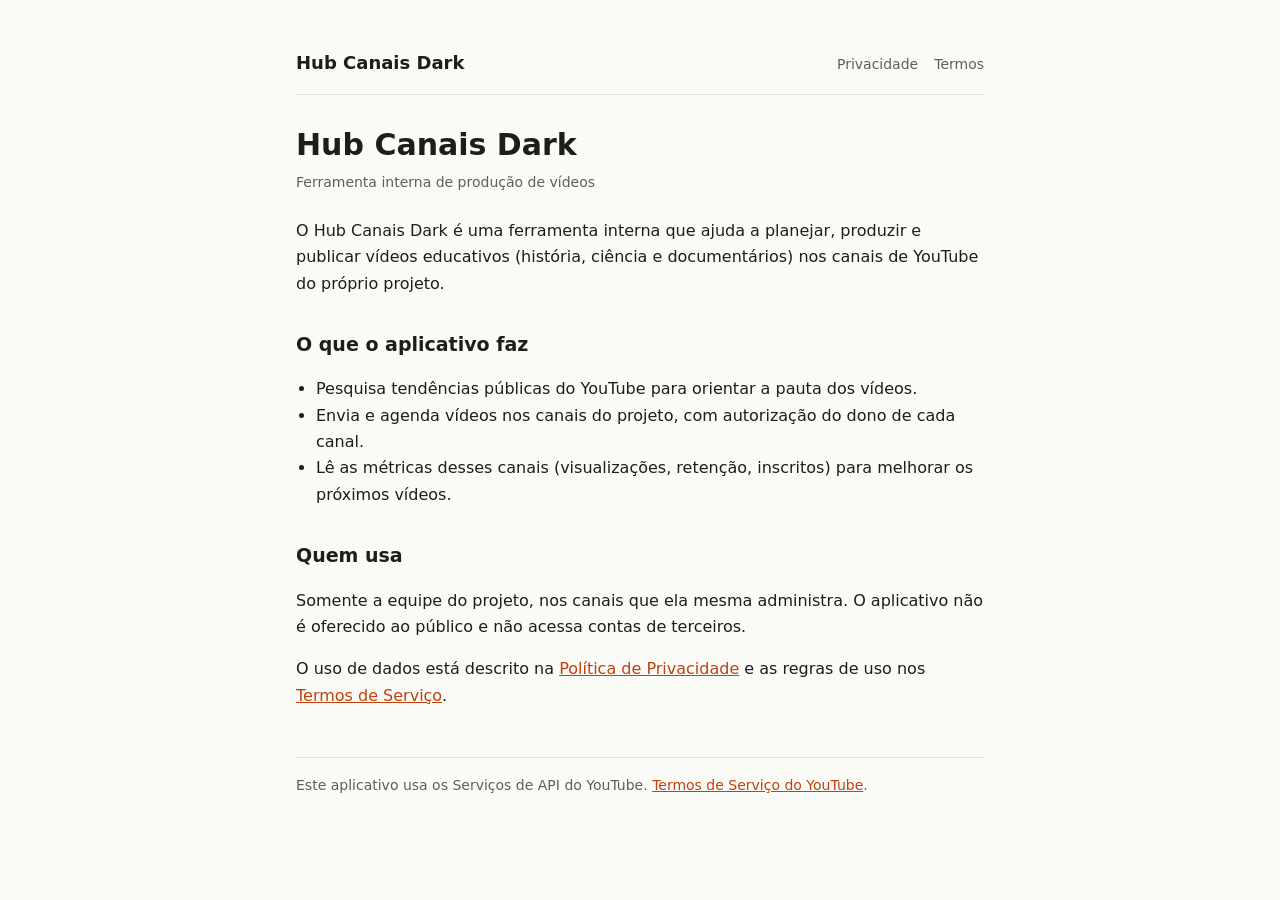
<file: index.html>
<!doctype html>
<html lang="pt-BR">
<head>
<meta charset="utf-8">
<meta name="viewport" content="width=device-width,initial-scale=1">
<title>Hub Canais Dark</title>
<meta name="description" content="Ferramenta interna de produção e publicação de vídeos para os canais do Hub Canais Dark no YouTube.">
<link rel="stylesheet" href="style.css">
</head>
<body>
<main>
<header>
  <a class="brand" href="./">Hub Canais Dark</a>
  <nav><a href="privacidade.html">Privacidade</a><a href="termos.html">Termos</a></nav>
</header>

<h1>Hub Canais Dark</h1>
<p class="meta">Ferramenta interna de produção de vídeos</p>

<p>O Hub Canais Dark é uma ferramenta interna que ajuda a planejar, produzir e publicar vídeos educativos (história, ciência e documentários) nos canais de YouTube do próprio projeto.</p>

<h2>O que o aplicativo faz</h2>
<ul>
  <li>Pesquisa tendências públicas do YouTube para orientar a pauta dos vídeos.</li>
  <li>Envia e agenda vídeos nos canais do projeto, com autorização do dono de cada canal.</li>
  <li>Lê as métricas desses canais (visualizações, retenção, inscritos) para melhorar os próximos vídeos.</li>
</ul>

<h2>Quem usa</h2>
<p>Somente a equipe do projeto, nos canais que ela mesma administra. O aplicativo não é oferecido ao público e não acessa contas de terceiros.</p>

<p>O uso de dados está descrito na <a href="privacidade.html">Política de Privacidade</a> e as regras de uso nos <a href="termos.html">Termos de Serviço</a>.</p>

<footer>Este aplicativo usa os Serviços de API do YouTube. <a href="https://www.youtube.com/t/terms">Termos de Serviço do YouTube</a>.</footer>
</main>
</body>
</html>
</file>
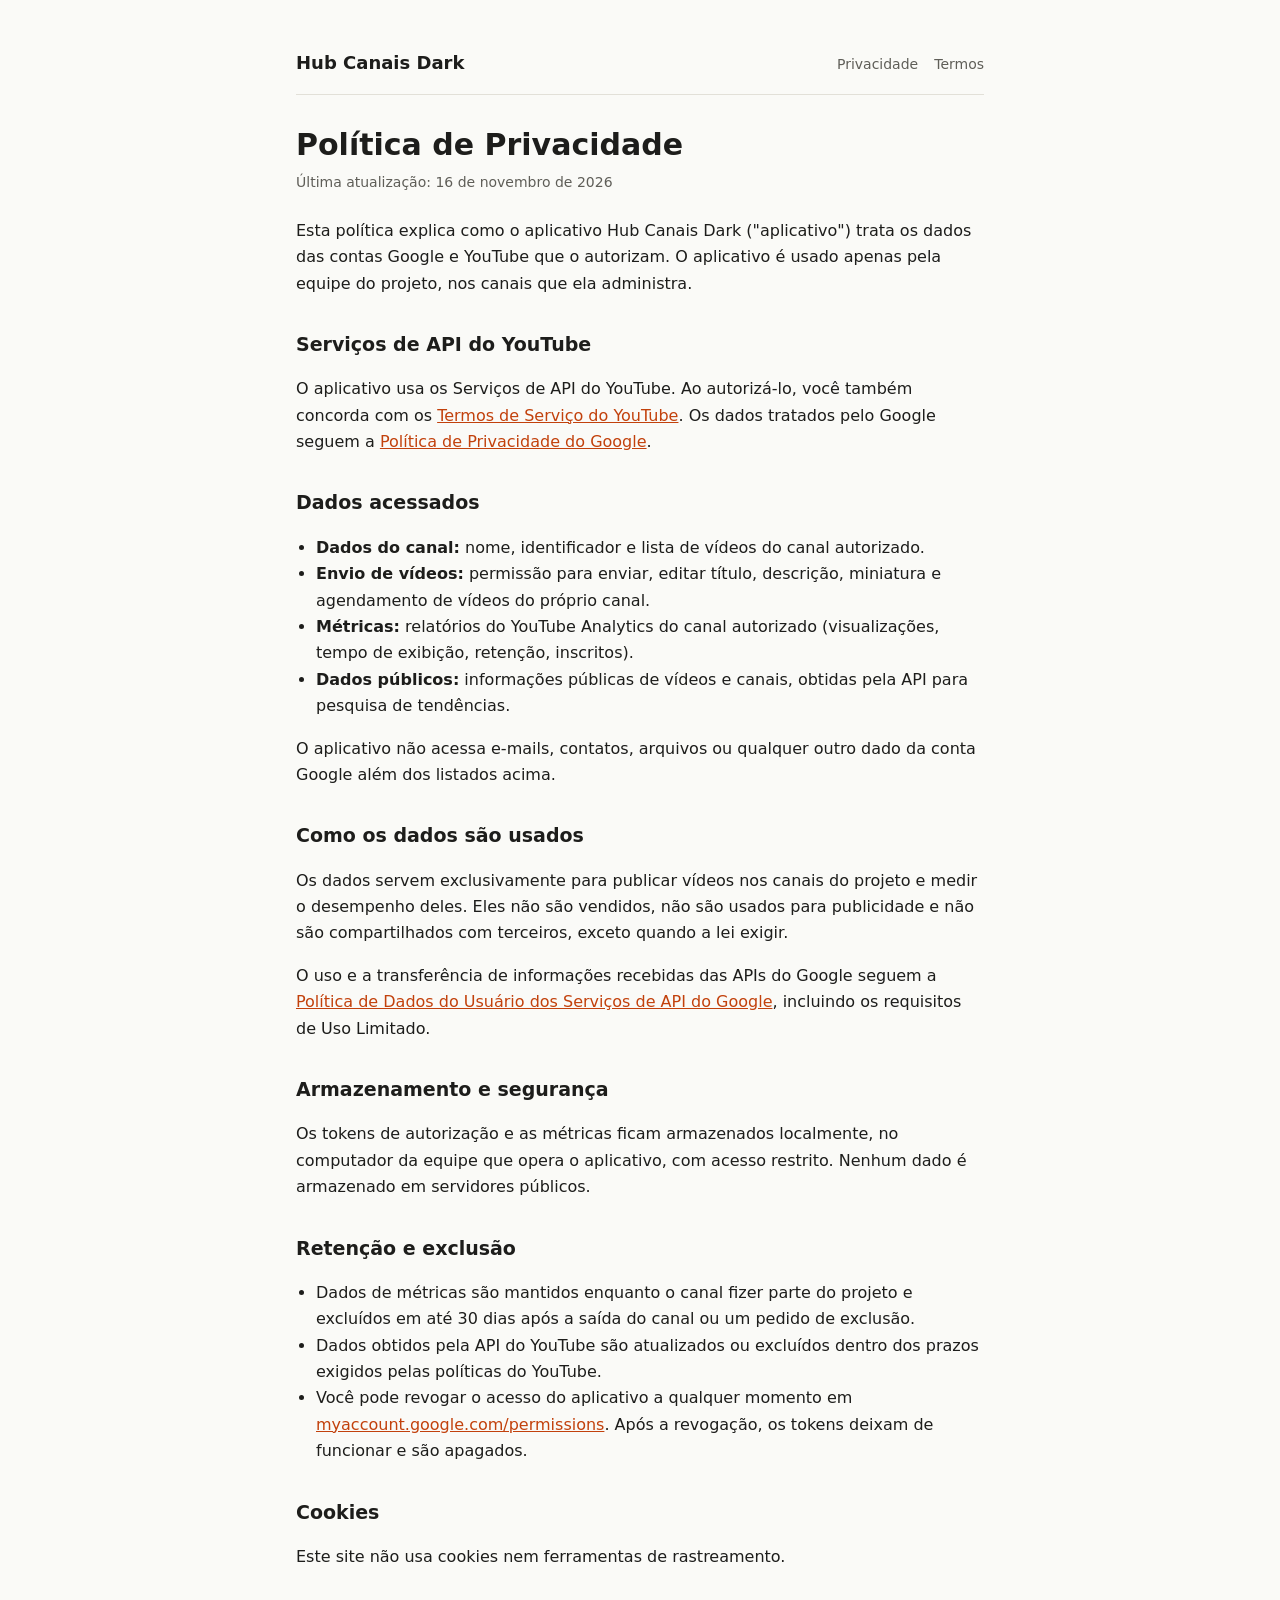
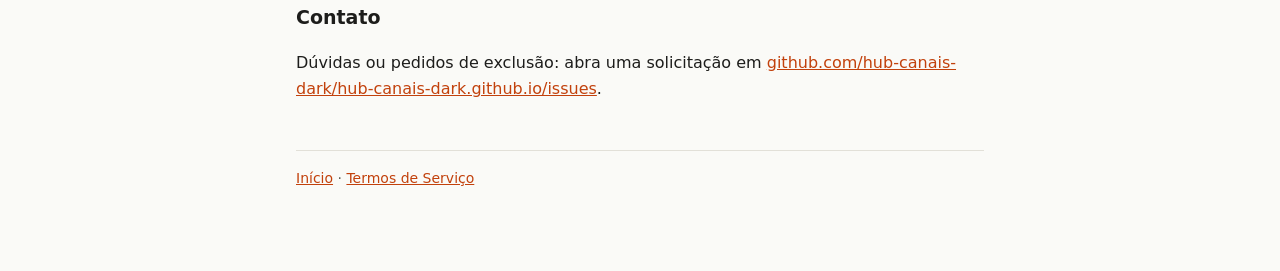
<file: privacidade.html>
<!doctype html>
<html lang="pt-BR">
<head>
<meta charset="utf-8">
<meta name="viewport" content="width=device-width,initial-scale=1">
<title>Política de Privacidade</title>
<meta name="description" content="Como o aplicativo Hub Canais Dark acessa, usa, armazena e exclui dados das contas do YouTube.">
<link rel="stylesheet" href="style.css">
</head>
<body>
<main>
<header>
  <a class="brand" href="./">Hub Canais Dark</a>
  <nav><a href="privacidade.html">Privacidade</a><a href="termos.html">Termos</a></nav>
</header>

<h1>Política de Privacidade</h1>
<p class="meta">Última atualização: 16 de novembro de 2026</p>

<p>Esta política explica como o aplicativo Hub Canais Dark ("aplicativo") trata os dados das contas Google e YouTube que o autorizam. O aplicativo é usado apenas pela equipe do projeto, nos canais que ela administra.</p>

<h2>Serviços de API do YouTube</h2>
<p>O aplicativo usa os Serviços de API do YouTube. Ao autorizá-lo, você também concorda com os <a href="https://www.youtube.com/t/terms">Termos de Serviço do YouTube</a>. Os dados tratados pelo Google seguem a <a href="https://policies.google.com/privacy">Política de Privacidade do Google</a>.</p>

<h2>Dados acessados</h2>
<ul>
  <li><strong>Dados do canal:</strong> nome, identificador e lista de vídeos do canal autorizado.</li>
  <li><strong>Envio de vídeos:</strong> permissão para enviar, editar título, descrição, miniatura e agendamento de vídeos do próprio canal.</li>
  <li><strong>Métricas:</strong> relatórios do YouTube Analytics do canal autorizado (visualizações, tempo de exibição, retenção, inscritos).</li>
  <li><strong>Dados públicos:</strong> informações públicas de vídeos e canais, obtidas pela API para pesquisa de tendências.</li>
</ul>
<p>O aplicativo não acessa e-mails, contatos, arquivos ou qualquer outro dado da conta Google além dos listados acima.</p>

<h2>Como os dados são usados</h2>
<p>Os dados servem exclusivamente para publicar vídeos nos canais do projeto e medir o desempenho deles. Eles não são vendidos, não são usados para publicidade e não são compartilhados com terceiros, exceto quando a lei exigir.</p>
<p>O uso e a transferência de informações recebidas das APIs do Google seguem a <a href="https://developers.google.com/terms/api-services-user-data-policy">Política de Dados do Usuário dos Serviços de API do Google</a>, incluindo os requisitos de Uso Limitado.</p>

<h2>Armazenamento e segurança</h2>
<p>Os tokens de autorização e as métricas ficam armazenados localmente, no computador da equipe que opera o aplicativo, com acesso restrito. Nenhum dado é armazenado em servidores públicos.</p>

<h2>Retenção e exclusão</h2>
<ul>
  <li>Dados de métricas são mantidos enquanto o canal fizer parte do projeto e excluídos em até 30 dias após a saída do canal ou um pedido de exclusão.</li>
  <li>Dados obtidos pela API do YouTube são atualizados ou excluídos dentro dos prazos exigidos pelas políticas do YouTube.</li>
  <li>Você pode revogar o acesso do aplicativo a qualquer momento em <a href="https://myaccount.google.com/permissions">myaccount.google.com/permissions</a>. Após a revogação, os tokens deixam de funcionar e são apagados.</li>
</ul>

<h2>Cookies</h2>
<p>Este site não usa cookies nem ferramentas de rastreamento.</p>

<h2>Contato</h2>
<p>Dúvidas ou pedidos de exclusão: abra uma solicitação em <a href="https://github.com/hub-canais-dark/hub-canais-dark.github.io/issues">github.com/hub-canais-dark/hub-canais-dark.github.io/issues</a>.</p>

<footer><a href="./">Início</a> · <a href="termos.html">Termos de Serviço</a></footer>
</main>
</body>
</html>
</file>
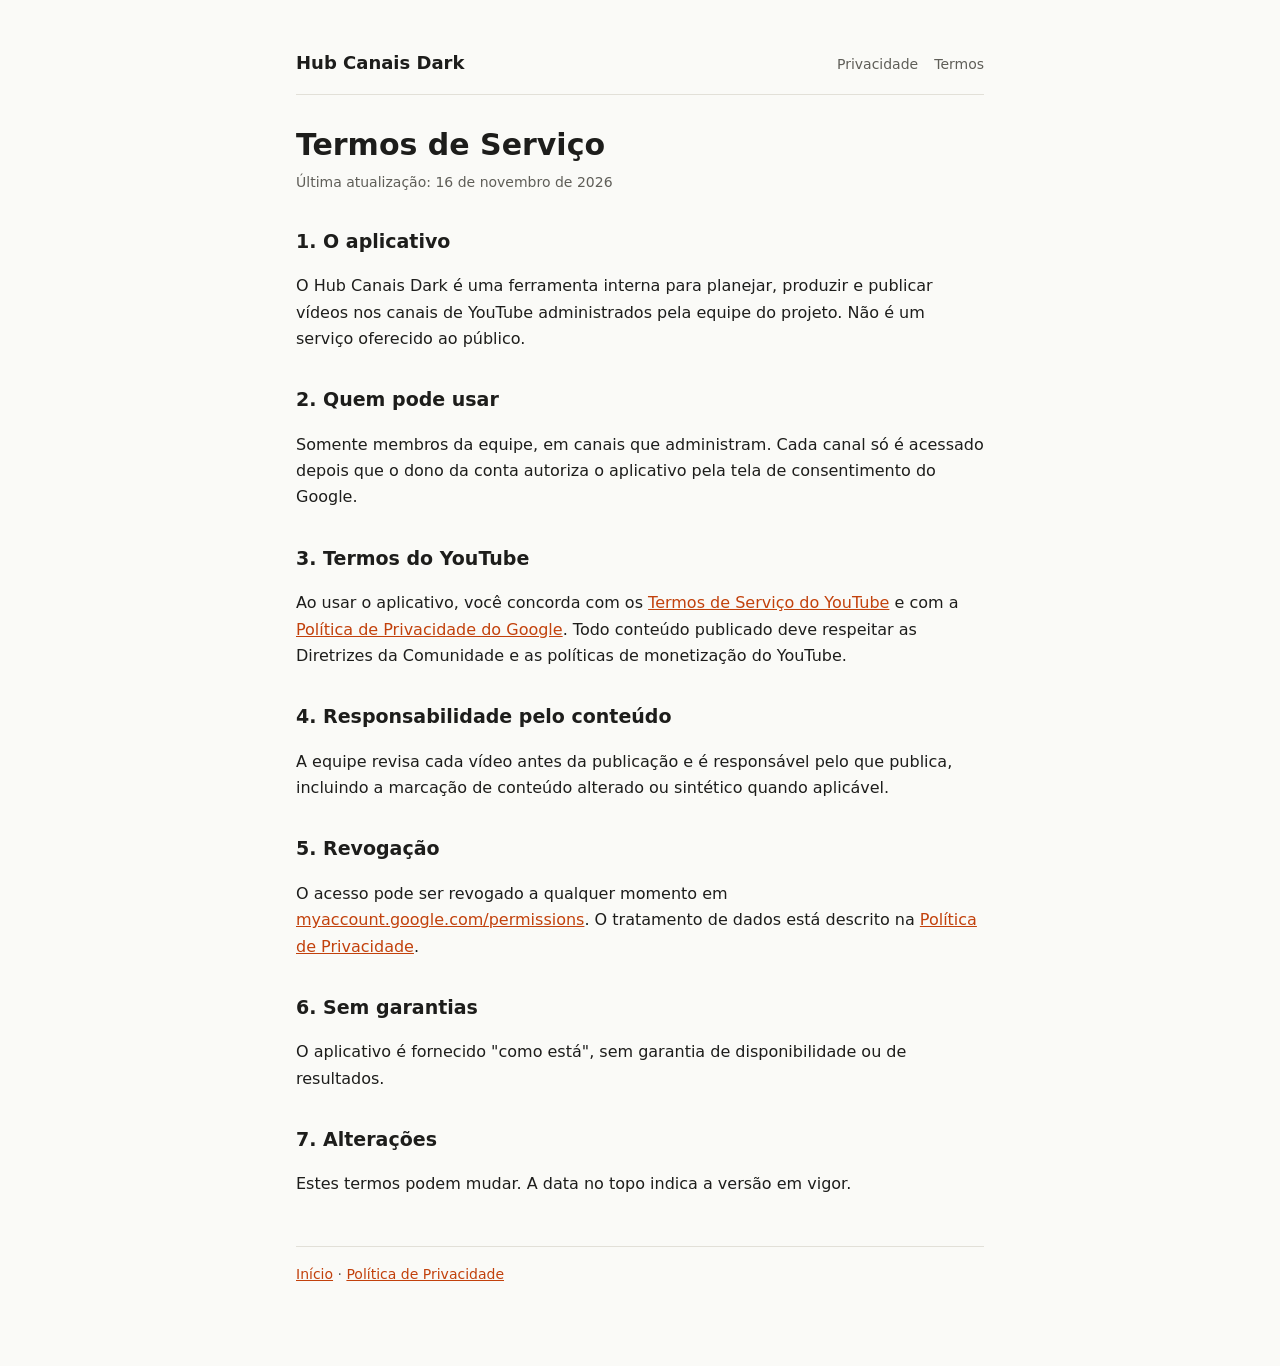
<file: termos.html>
<!doctype html>
<html lang="pt-BR">
<head>
<meta charset="utf-8">
<meta name="viewport" content="width=device-width,initial-scale=1">
<title>Termos de Serviço</title>
<meta name="description" content="Termos de uso do aplicativo interno Hub Canais Dark.">
<link rel="stylesheet" href="style.css">
</head>
<body>
<main>
<header>
  <a class="brand" href="./">Hub Canais Dark</a>
  <nav><a href="privacidade.html">Privacidade</a><a href="termos.html">Termos</a></nav>
</header>

<h1>Termos de Serviço</h1>
<p class="meta">Última atualização: 16 de novembro de 2026</p>

<h2>1. O aplicativo</h2>
<p>O Hub Canais Dark é uma ferramenta interna para planejar, produzir e publicar vídeos nos canais de YouTube administrados pela equipe do projeto. Não é um serviço oferecido ao público.</p>

<h2>2. Quem pode usar</h2>
<p>Somente membros da equipe, em canais que administram. Cada canal só é acessado depois que o dono da conta autoriza o aplicativo pela tela de consentimento do Google.</p>

<h2>3. Termos do YouTube</h2>
<p>Ao usar o aplicativo, você concorda com os <a href="https://www.youtube.com/t/terms">Termos de Serviço do YouTube</a> e com a <a href="https://policies.google.com/privacy">Política de Privacidade do Google</a>. Todo conteúdo publicado deve respeitar as Diretrizes da Comunidade e as políticas de monetização do YouTube.</p>

<h2>4. Responsabilidade pelo conteúdo</h2>
<p>A equipe revisa cada vídeo antes da publicação e é responsável pelo que publica, incluindo a marcação de conteúdo alterado ou sintético quando aplicável.</p>

<h2>5. Revogação</h2>
<p>O acesso pode ser revogado a qualquer momento em <a href="https://myaccount.google.com/permissions">myaccount.google.com/permissions</a>. O tratamento de dados está descrito na <a href="privacidade.html">Política de Privacidade</a>.</p>

<h2>6. Sem garantias</h2>
<p>O aplicativo é fornecido "como está", sem garantia de disponibilidade ou de resultados.</p>

<h2>7. Alterações</h2>
<p>Estes termos podem mudar. A data no topo indica a versão em vigor.</p>

<footer><a href="./">Início</a> · <a href="privacidade.html">Política de Privacidade</a></footer>
</main>
</body>
</html>
</file>
<file: style.css>
:root{--bg:#fafaf7;--fg:#1d1d1b;--muted:#5f5e58;--line:#e2e0d8;--accent:#c2410c}
@media (prefers-color-scheme:dark){:root{--bg:#141412;--fg:#ecebe6;--muted:#a3a29b;--line:#2c2b27;--accent:#fb923c}}
*{box-sizing:border-box}
body{margin:0;background:var(--bg);color:var(--fg);font:16px/1.65 system-ui,-apple-system,"Segoe UI",Roboto,sans-serif}
main{max-width:720px;margin:0 auto;padding:48px 16px 80px}
header{display:flex;gap:16px;flex-wrap:wrap;align-items:baseline;justify-content:space-between;border-bottom:1px solid var(--line);padding-bottom:16px;margin-bottom:32px}
header a.brand{font-weight:700;color:var(--fg);text-decoration:none;font-size:18px}
nav a{color:var(--muted);text-decoration:none;margin-left:16px;font-size:14px}
nav a:first-child{margin-left:0}
nav a:hover,a{color:var(--accent)}
h1{font-size:30px;line-height:1.2;margin:0 0 8px}
h2{font-size:19px;margin:32px 0 8px}
.meta{color:var(--muted);font-size:14px;margin:0 0 24px}
footer{margin-top:48px;border-top:1px solid var(--line);padding-top:16px;color:var(--muted);font-size:14px}
ul{padding-left:20px}
</file>
